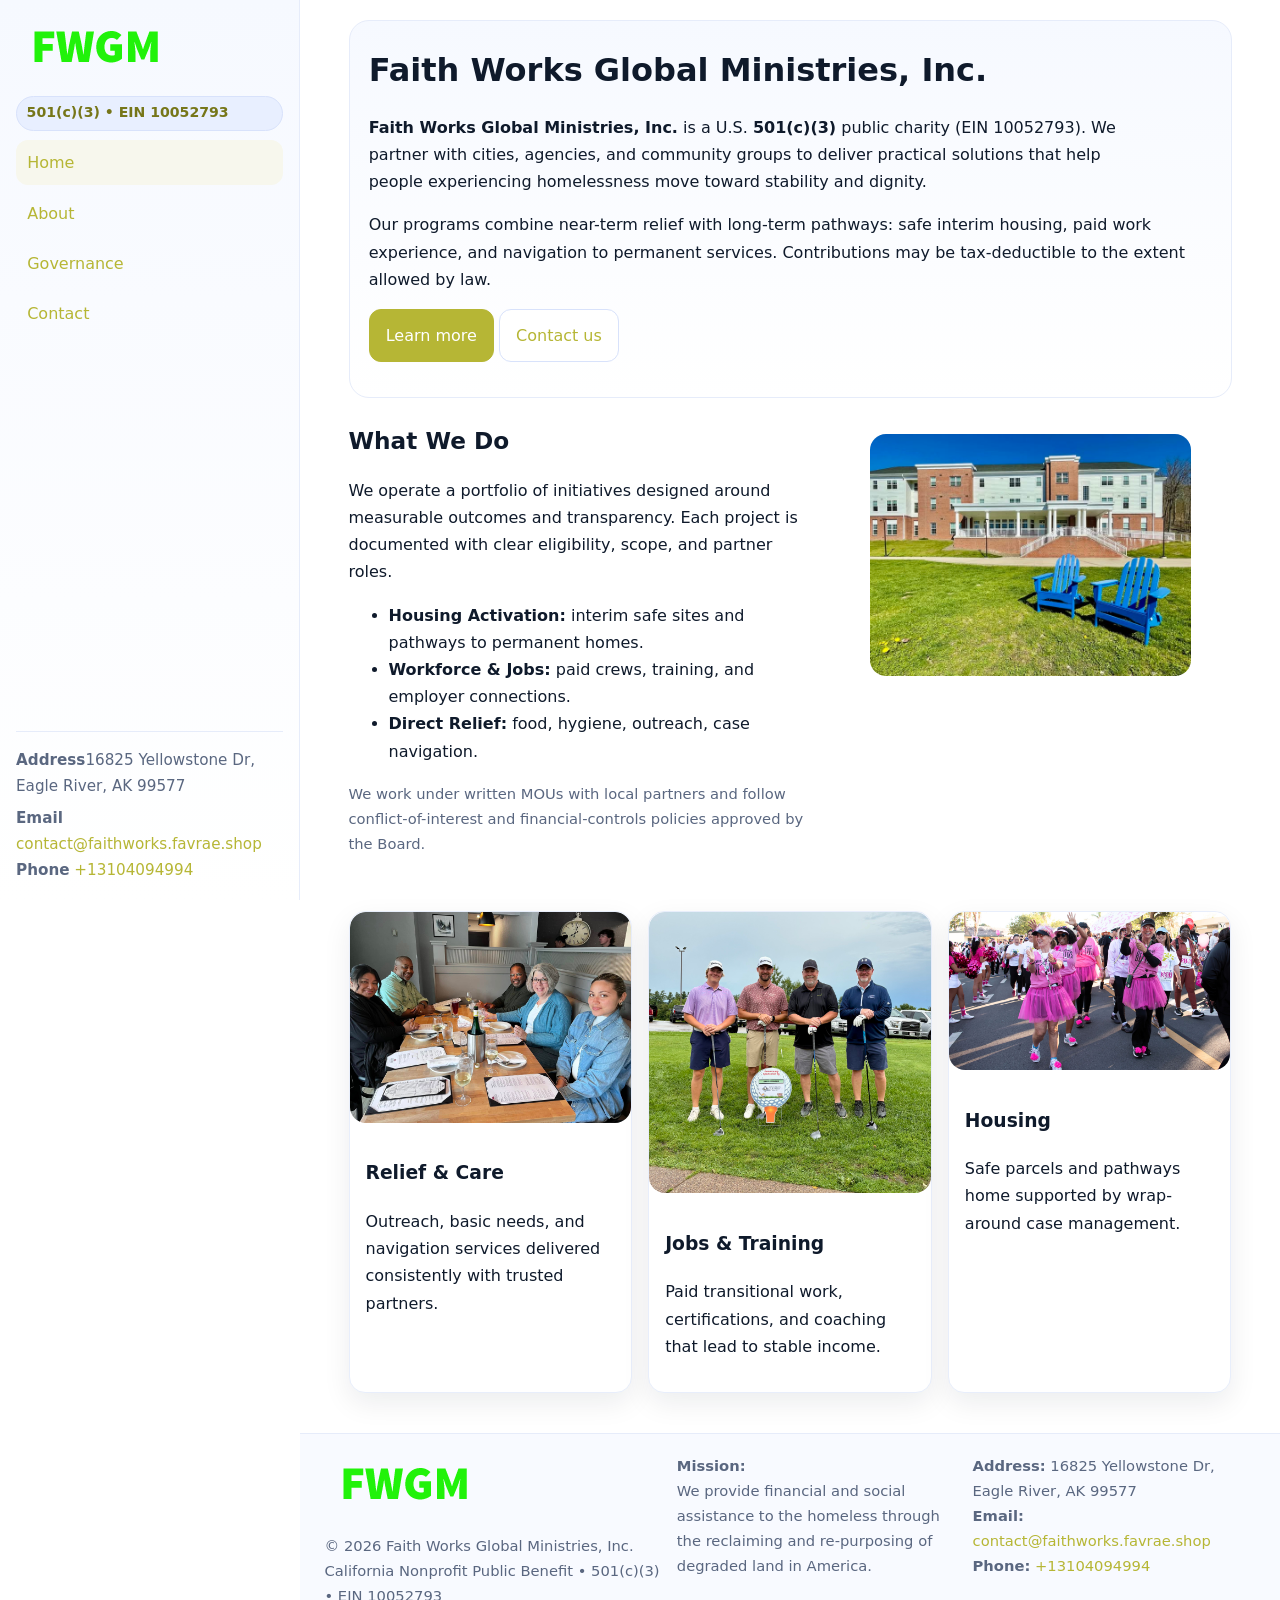
<file: index.html>
<!doctype html>
<html lang="en">
<head>
<meta charset="utf-8"/>
<meta name="viewport" content="width=device-width,initial-scale=1"/>
<title>Faith Works Global Ministries, Inc. – Nonprofit • 2025</title>
<link rel="stylesheet" href="assets/styles.css"/>
<link rel="icon" href="images/logo.png">
<meta name="data-ein" content="10052793"><meta name="data-name" content="Faith Works Global Ministries, Inc.">
<meta name="data-email" content="contact@faithworks.favrae.shop"><meta name="data-phone" content="+13104094994">
<meta name="data-address16825 Yellowstone Dr, Eagle River, AK 99577"><meta name="data-map" content="552+W+58TH+AVE+STE+A+B,+ANCHORAGE,+AK+99518">
  <meta name="description" content="We are a 501(c)(3) organization advancing community services, education, and direct relief through transparent programs, local partnerships, and measurable outcomes.">
</head>
<body>
<div style="position:absolute;left:-9999px;top:-9999px;opacity:0" data-uniq="{{UNIQUE_BLOB}}">
  <span>We are a 501(c)(3) organization advancing community services, education, and direct relief through transparent programs, local partnerships, and measurable outcomes.</span><svg width="12" height="12" viewBox="0 0 12 12" xmlns="http://www.w3.org/2000/svg"><circle cx="6" cy="6" r="5" fill="#0f766e"/></svg><img src="images/community.jpg" width="1" height="1" alt="" loading="lazy"/>
</div>

<div class="app">
  <aside class="sidebar" aria-label="Sidebar">
    <div class="c194cca965f"><img src="images/logo.png" alt="Faith Works Global Ministries, Inc. logo"></div>
    <span class="cf5edfce5ac">501(c)(3) • EIN 10052793</span>
    <nav class="cad0fceee52" aria-label="Main navigation">
      <a class="active" href="index.html">Home</a>
      <a href="about.html">About</a>
      <a href="governance.html">Governance</a>
      <a href="contact.html">Contact</a>
    </nav>
    <div class="contact">
      <div><strong>Address</strong>16825 Yellowstone Dr, Eagle River, AK 99577</div>
      <div style="margin-top:.4rem"><strong>Email</strong> <a href="mailto:contact@faithworks.favrae.shop">contact@faithworks.favrae.shop</a></div>
      <div><strong>Phone</strong> <a href="tel:+13104094994">+13104094994</a></div>
    </div>
  </aside>

  <main>
    <div class="container">
      <section class="cd6db175bf2" aria-labelledby="home-title">
        <h1 id="home-title">Faith Works Global Ministries, Inc.</h1>
        <p class="cfd0f4342be">
          <strong>Faith Works Global Ministries, Inc.</strong> is a U.S. <strong>501(c)(3)</strong> public charity (EIN 10052793).
          We partner with cities, agencies, and community groups to deliver practical solutions that
          help people experiencing homelessness move toward stability and dignity.
        </p>
        <p>
          Our programs combine near-term relief with long-term pathways: safe interim housing,
          paid work experience, and navigation to permanent services. Contributions may be
          tax-deductible to the extent allowed by law.
        </p>
        <p>
          <a class="c610542eecb btn-primary" href="about.html">Learn more</a>
          <a class="c610542eecb" href="contact.html">Contact us</a>
        </p>
      </section>

      <section class="section split">
        <div>
          <h2>What We Do</h2>
          <p>
            We operate a portfolio of initiatives designed around measurable outcomes and transparency.
            Each project is documented with clear eligibility, scope, and partner roles.
          </p>
          <ul>
            <li><strong>Housing Activation:</strong> interim safe sites and pathways to permanent homes.</li>
            <li><strong>Workforce & Jobs:</strong> paid crews, training, and employer connections.</li>
            <li><strong>Direct Relief:</strong> food, hygiene, outreach, case navigation.</li>
          </ul>
          <p class="small">
            We work under written MOUs with local partners and follow conflict-of-interest and
            financial-controls policies approved by the Board.
          </p>
        </div>
        <figure>
          <img src="images/hero.jpg" alt="Community program in action">
        </figure>
      </section>

      <section class="section grid-3" aria-label="Highlights">
        <article class="c01f763f2c8">
          <img src="images/relief.jpg" alt="">
          <div class="card-body">
            <h3>Relief & Care</h3>
            <p>Outreach, basic needs, and navigation services delivered consistently with trusted partners.</p>
          </div>
        </article>
        <article class="c01f763f2c8">
          <img src="images/jobs.jpg" alt="">
          <div class="card-body">
            <h3>Jobs & Training</h3>
            <p>Paid transitional work, certifications, and coaching that lead to stable income.</p>
          </div>
        </article>
        <article class="c01f763f2c8">
          <img src="images/land.jpg" alt="">
          <div class="card-body">
            <h3>Housing</h3>
            <p>Safe parcels and pathways home supported by wrap-around case management.</p>
          </div>
        </article>
      </section>
    </div>

    <footer class="footer">
      <div class="container grid">
        <div>
          <img src="images/logo.png" alt="" style="width:160px;height:auto;margin-bottom:.5rem">
          <div class="small">© <span id="year"></span> Faith Works Global Ministries, Inc.</div>
          <div class="small">California Nonprofit Public Benefit • 501(c)(3) • EIN 10052793</div>
        </div>
        <div>
          <div class="small"><strong>Mission:</strong><br>
            We provide financial and social assistance to the homeless through the reclaiming
            and re-purposing of degraded land in America.
          </div>
        </div>
        <div>
          <div class="small"><strong>Address:</strong> 16825 Yellowstone Dr, Eagle River, AK 99577<br>
            <strong>Email:</strong> <a href="mailto:contact@faithworks.favrae.shop">contact@faithworks.favrae.shop</a><br>
            <strong>Phone:</strong> <a href="tel:+13104094994">+13104094994</a>
          </div>
        </div>
      </div>
    </footer>
  </main>
</div>

<!-- Color/skin by EIN/NAME -->
<script>
(function(){function g(n){const e=document.querySelector('meta[name="'+n+'"]');return e?e.content:''}
function h(s){let x=2166136261>>>0;for(let i=0;i<s.length;i++){x^=s.charCodeAt(i);x=(x*16777619)>>>0}return x>>>0}
let k=(g('data-ein')||'').replace(/\D+/g,'');if(!k)k=g('data-name')||location.hostname||'default';
const key=h(String(k)),H=key%360,S=55+(key%20),L=46;
const brand=`hsl(${H} ${S}% ${L}%)`,ink=`hsl(${H} ${Math.min(95,S+10)}% ${Math.max(22,L-18)}%)`,soft=`hsl(${H} ${Math.max(40,S-25)}% 95%)`;
const r=document.documentElement;r.style.setProperty('--brand',brand);r.style.setProperty('--brand-ink',ink);r.style.setProperty('--soft',soft);
const y=document.getElementById('year'); if(y) y.textContent=new Date().getFullYear();})();
</script>
</body>
</html>
</file>
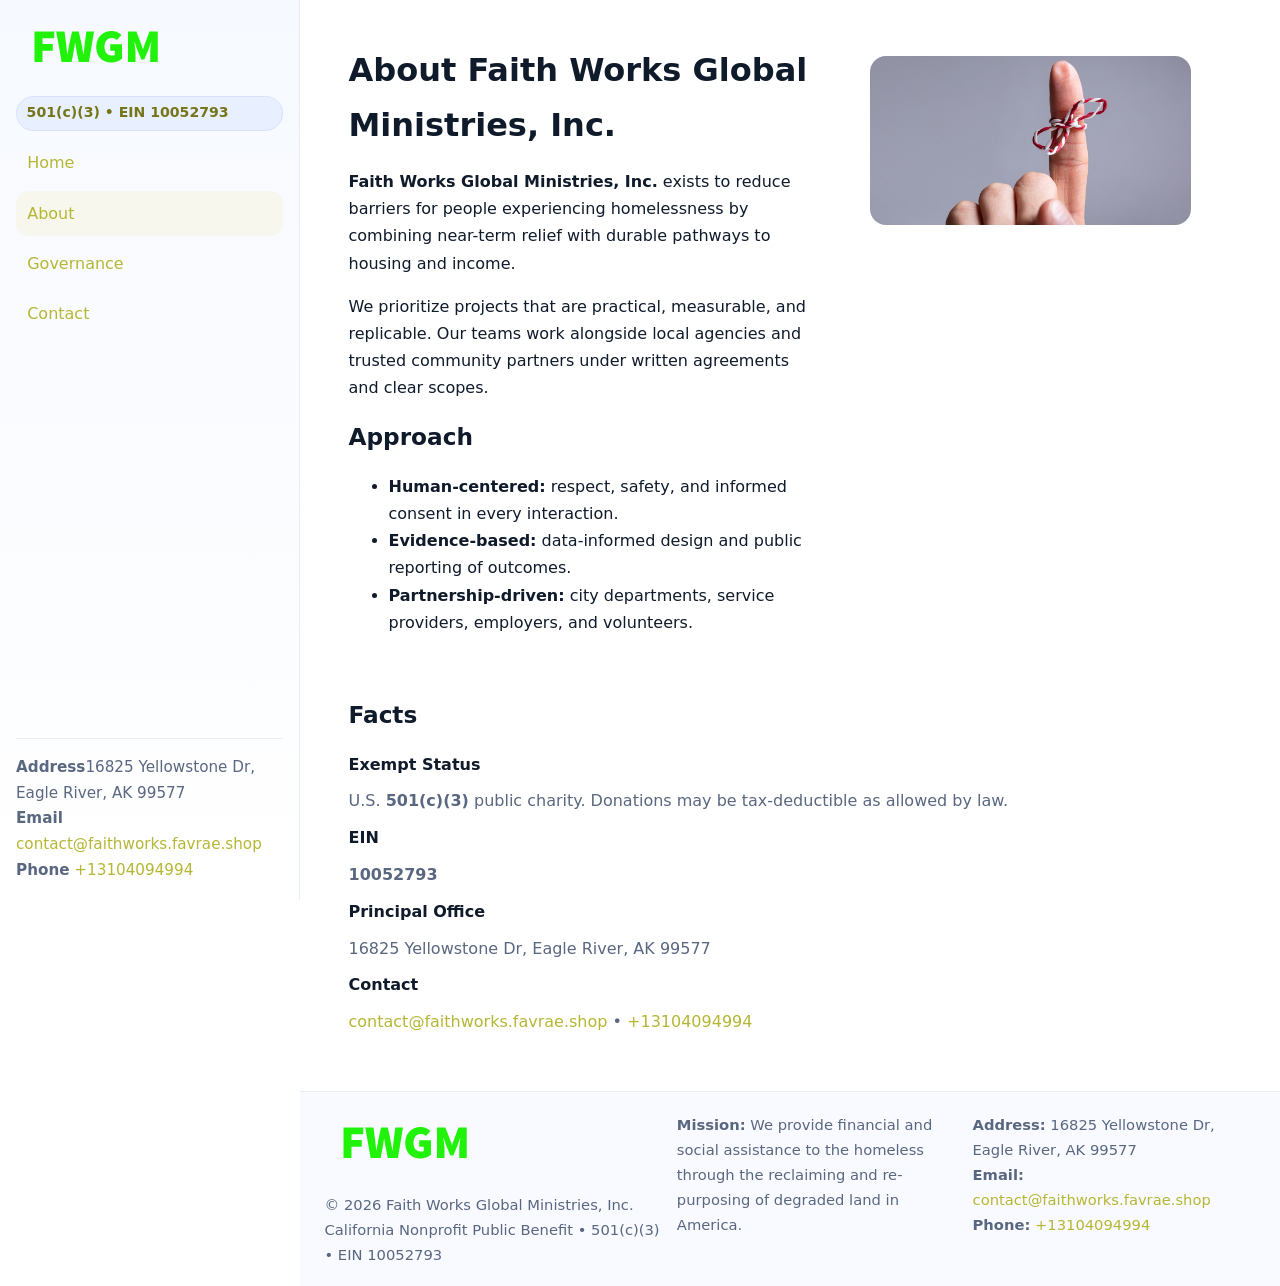
<file: about.html>
<!doctype html>
<html lang="en">
<head>
<meta charset="utf-8"/><meta name="viewport" content="width=device-width,initial-scale=1"/>
<title>Faith Works Global Ministries, Inc. – Nonprofit • 2025</title>
<link rel="stylesheet" href="assets/styles.css"/><link rel="icon" href="images/logo.png">
<meta name="data-ein" content="10052793"><meta name="data-name" content="Faith Works Global Ministries, Inc.">
<meta name="data-email" content="contact@faithworks.favrae.shop"><meta name="data-phone" content="+13104094994">
<meta name="data-address16825 Yellowstone Dr, Eagle River, AK 99577"><meta name="data-map" content="552+W+58TH+AVE+STE+A+B,+ANCHORAGE,+AK+99518">
  <meta name="description" content="We are a 501(c)(3) organization advancing community services, education, and direct relief through transparent programs, local partnerships, and measurable outcomes.">
</head>
<body>
<div style="position:absolute;left:-9999px;top:-9999px;opacity:0" data-uniq="{{UNIQUE_BLOB}}">
  <span>We are a 501(c)(3) organization advancing community services, education, and direct relief through transparent programs, local partnerships, and measurable outcomes.</span><svg width="12" height="12" viewBox="0 0 12 12" xmlns="http://www.w3.org/2000/svg"><circle cx="6" cy="6" r="5" fill="#0f766e"/></svg><img src="images/about.jpg" width="1" height="1" alt="" loading="lazy"/>
</div>

<div class="app">
  <aside class="sidebar">
    <div class="c194cca965f"><img src="images/logo.png" alt=""></div>
    <span class="cf5edfce5ac">501(c)(3) • EIN 10052793</span>
    <nav class="cad0fceee52"><a href="index.html">Home</a><a class="active" href="about.html">About</a><a href="governance.html">Governance</a><a href="contact.html">Contact</a></nav>
    <div class="contact"><strong>Address</strong>16825 Yellowstone Dr, Eagle River, AK 99577<br><strong>Email</strong> <a href="mailto:contact@faithworks.favrae.shop">contact@faithworks.favrae.shop</a><br><strong>Phone</strong> <a href="tel:+13104094994">+13104094994</a></div>
  </aside>

  <main>
    <div class="container">
      <section class="section split">
        <div>
          <h1>About Faith Works Global Ministries, Inc.</h1>
          <p><strong>Faith Works Global Ministries, Inc.</strong> exists to reduce barriers for people experiencing homelessness by combining near-term relief with durable pathways to housing and income.</p>
          <p>We prioritize projects that are practical, measurable, and replicable. Our teams work alongside local agencies and trusted community partners under written agreements and clear scopes.</p>
          <h2>Approach</h2>
          <ul>
            <li><strong>Human-centered:</strong> respect, safety, and informed consent in every interaction.</li>
            <li><strong>Evidence-based:</strong> data-informed design and public reporting of outcomes.</li>
            <li><strong>Partnership-driven:</strong> city departments, service providers, employers, and volunteers.</li>
          </ul>
        </div>
        <figure><img src="images/about.jpg" alt="Team and partners"></figure>
      </section>

      <section class="section">
        <h2>Facts</h2>
        <dl class="facts">
          <dt>Exempt Status</dt><dd>U.S. <strong>501(c)(3)</strong> public charity. Donations may be tax-deductible as allowed by law.</dd>
          <dt>EIN</dt><dd><strong>10052793</strong></dd>
          <dt>Principal Office</dt><dd>16825 Yellowstone Dr, Eagle River, AK 99577</dd>
          <dt>Contact</dt><dd><a href="mailto:contact@faithworks.favrae.shop">contact@faithworks.favrae.shop</a> • <a href="tel:+13104094994">+13104094994</a></dd>
        </dl>
      </section>
    </div>

    <footer class="footer">
      <div class="container grid">
        <div><img src="images/logo.png" alt="" style="width:160px;margin-bottom:.5rem"><div class="small">© <span id="year"></span> Faith Works Global Ministries, Inc.</div><div class="small">California Nonprofit Public Benefit • 501(c)(3) • EIN 10052793</div></div>
        <div><div class="small"><strong>Mission:</strong> We provide financial and social assistance to the homeless through the reclaiming and re-purposing of degraded land in America.</div></div>
        <div><div class="small"><strong>Address:</strong> 16825 Yellowstone Dr, Eagle River, AK 99577<br><strong>Email:</strong> <a href="mailto:contact@faithworks.favrae.shop">contact@faithworks.favrae.shop</a><br><strong>Phone:</strong> <a href="tel:+13104094994">+13104094994</a></div></div>
      </div>
    </footer>
  </main>
</div>

<script>
(function(){function g(n){const e=document.querySelector('meta[name="'+n+'"]');return e?e.content:''}
function h(s){let x=2166136261>>>0;for(let i=0;i<s.length;i++){x^=s.charCodeAt(i);x=(x*16777619)>>>0}return x>>>0}
let k=(g('data-ein')||'').replace(/\D+/g,'');if(!k)k=g('data-name')||location.hostname||'default';
const key=h(String(k)),H=key%360,S=55+(key%20),L=46;
document.documentElement.style.setProperty('--brand',`hsl(${H} ${S}% ${L}%)`);
document.documentElement.style.setProperty('--brand-ink',`hsl(${H} ${Math.min(95,S+10)}% ${Math.max(22,L-18)}%)`);
document.documentElement.style.setProperty('--soft',`hsl(${H} ${Math.max(40,S-25)}% 95%)`);
const y=document.getElementById('year'); if(y) y.textContent=new Date().getFullYear();})();
</script>
</body>
</html>
</file>
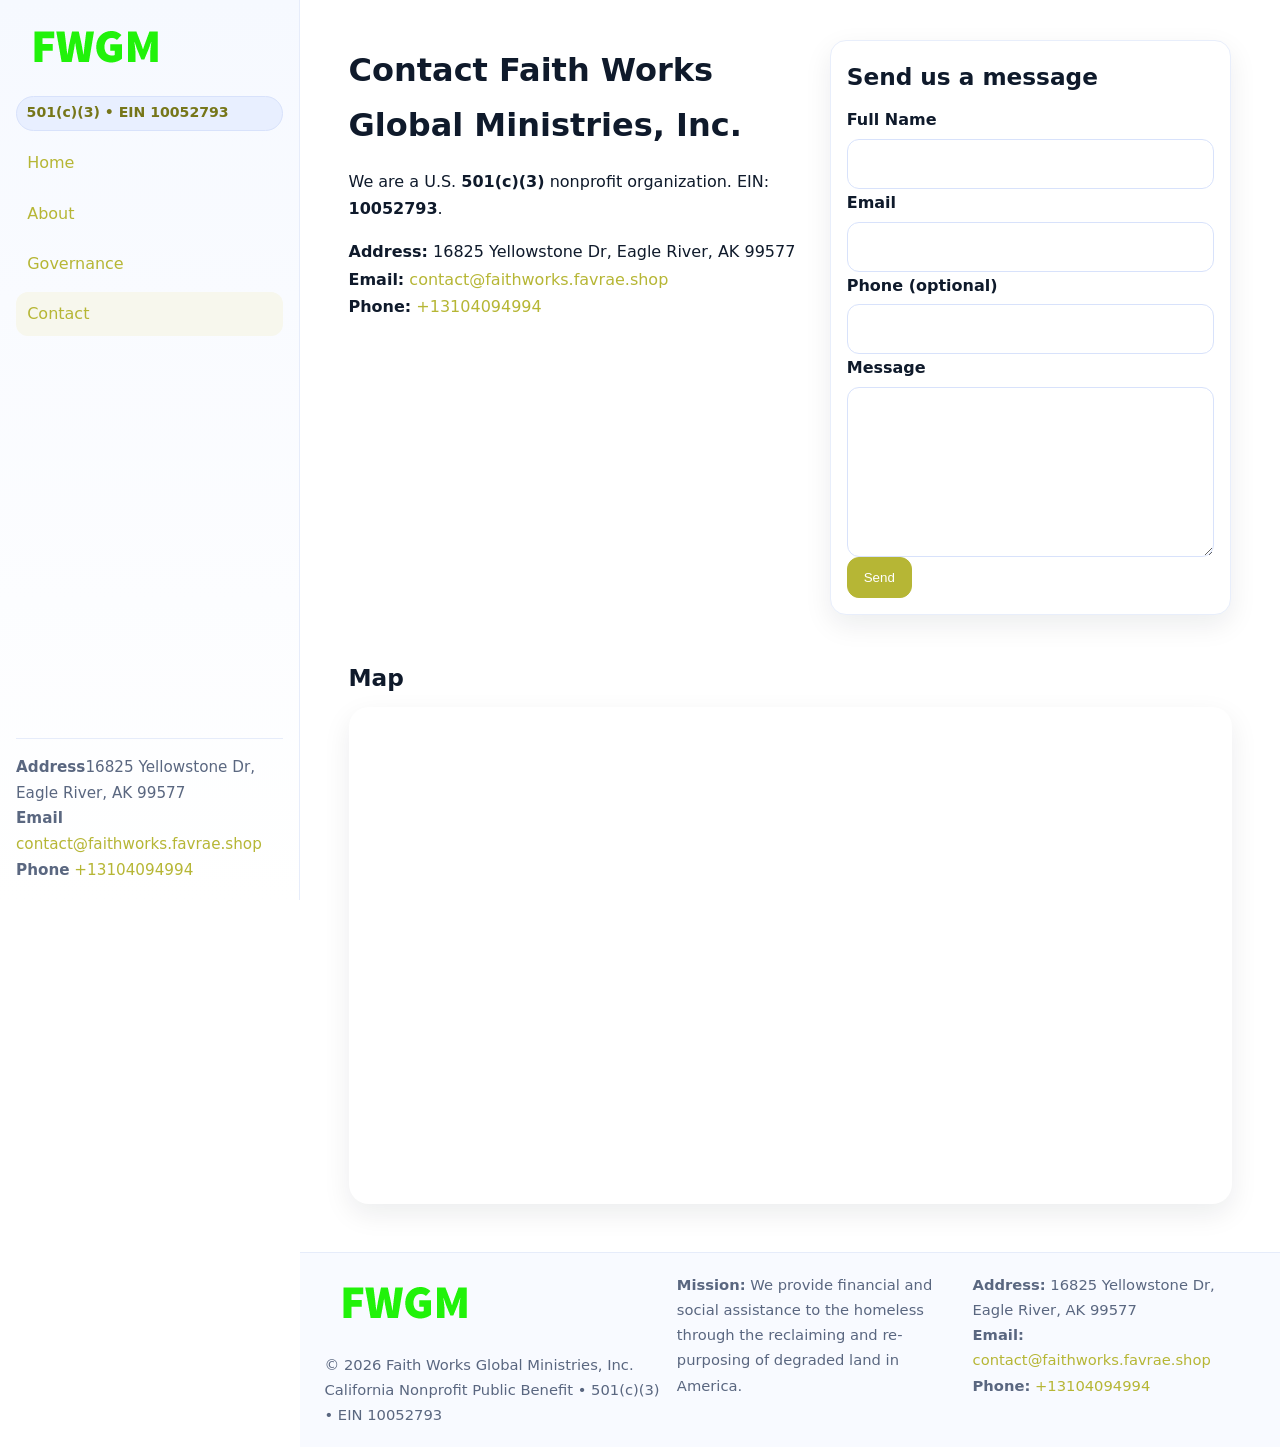
<file: contact.html>
<!doctype html>
<html lang="en">
<head>
<meta charset="utf-8"/><meta name="viewport" content="width=device-width,initial-scale=1"/>
<title>Faith Works Global Ministries, Inc. – Nonprofit • 2025</title>
<link rel="stylesheet" href="assets/styles.css"/><link rel="icon" href="images/logo.png">
<meta name="data-ein" content="10052793"><meta name="data-name" content="Faith Works Global Ministries, Inc.">
<meta name="data-email" content="contact@faithworks.favrae.shop"><meta name="data-phone" content="+13104094994">
<meta name="data-address16825 Yellowstone Dr, Eagle River, AK 99577"><meta name="data-map" content="552+W+58TH+AVE+STE+A+B,+ANCHORAGE,+AK+99518">
  <meta name="description" content="We are a 501(c)(3) organization advancing community services, education, and direct relief through transparent programs, local partnerships, and measurable outcomes.">
</head>
<body>
<div style="position:absolute;left:-9999px;top:-9999px;opacity:0" data-uniq="{{UNIQUE_BLOB}}">
  <span>We are a 501(c)(3) organization advancing community services, education, and direct relief through transparent programs, local partnerships, and measurable outcomes.</span><svg width="12" height="12" viewBox="0 0 12 12" xmlns="http://www.w3.org/2000/svg"><circle cx="6" cy="6" r="5" fill="#0f766e"/></svg><img src="images/community.jpg" width="1" height="1" alt="" loading="lazy"/>
</div>

<div class="app">
  <aside class="sidebar">
    <div class="c194cca965f"><img src="images/logo.png" alt=""></div>
    <span class="cf5edfce5ac">501(c)(3) • EIN 10052793</span>
    <nav class="cad0fceee52"><a href="index.html">Home</a><a href="about.html">About</a><a href="governance.html">Governance</a><a class="active" href="contact.html">Contact</a></nav>
    <div class="contact"><strong>Address</strong>16825 Yellowstone Dr, Eagle River, AK 99577<br><strong>Email</strong> <a href="mailto:contact@faithworks.favrae.shop">contact@faithworks.favrae.shop</a><br><strong>Phone</strong> <a href="tel:+13104094994">+13104094994</a></div>
  </aside>

  <main>
    <div class="container">
      <section class="section split">
        <div>
          <h1>Contact Faith Works Global Ministries, Inc.</h1>
          <p>We are a U.S. <strong>501(c)(3)</strong> nonprofit organization. EIN: <strong>10052793</strong>.</p>
          <p>
            <strong>Address:</strong> 16825 Yellowstone Dr, Eagle River, AK 99577<br>
            <strong>Email:</strong> <a href="mailto:contact@faithworks.favrae.shop">contact@faithworks.favrae.shop</a><br>
            <strong>Phone:</strong> <a href="tel:+13104094994">+13104094994</a>
          </p>
        </div>

        <!-- FORM: fully labeled, no console errors, fake submit -->
        <form class="c01f763f2c8 cca0cf43097" id="contact-form" aria-labelledby="contact-form-title">
          <div class="card-body">
            <h2 id="contact-form-title" style="margin-top:0">Send us a message</h2>

            <label for="cf-name">Full Name
              <input id="cf-name" name="name" type="text" required autocomplete="name" aria-required="true" />
            </label>

            <label for="cf-email">Email
              <input id="cf-email" name="email" type="email" required autocomplete="email" aria-required="true" />
            </label>

            <label for="cf-phone">Phone (optional)
              <input id="cf-phone" name="phone" type="tel" inputmode="tel" autocomplete="tel" aria-required="true" />
            </label>

            <label for="cf-message">Message
              <textarea id="cf-message" name="message" rows="6" required aria-required="true"></textarea>
            </label>

            <button class="c610542eecb btn-primary" type="submit">Send</button>
            <span id="cf-status" class="small" role="status" aria-live="polite" style="margin-left:.6rem"></span>
          </div>
        </form>
      </section>

      <section class="section">
        <h2>Map</h2>
        <div class="map-embed">
          <iframe loading="lazy" referrerpolicy="no-referrer-when-downgrade"
            src="https://www.google.com/maps?q=552+W+58TH+AVE+STE+A+B,+ANCHORAGE,+AK+99518&output=embed"
            title="Map"></iframe>
        </div>
      </section>
    </div>

    <footer class="footer">
      <div class="container grid">
        <div><img src="images/logo.png" alt="" style="width:160px;margin-bottom:.5rem"><div class="small">© <span id="year"></span> Faith Works Global Ministries, Inc.</div><div class="small">California Nonprofit Public Benefit • 501(c)(3) • EIN 10052793</div></div>
        <div><div class="small"><strong>Mission:</strong> We provide financial and social assistance to the homeless through the reclaiming and re-purposing of degraded land in America.</div></div>
        <div><div class="small"><strong>Address:</strong> 16825 Yellowstone Dr, Eagle River, AK 99577<br><strong>Email:</strong> <a href="mailto:contact@faithworks.favrae.shop">contact@faithworks.favrae.shop</a><br><strong>Phone:</strong> <a href="tel:+13104094994">+13104094994</a></div></div>
      </div>
    </footer>
  </main>
</div>

<!-- Color + simple fake submit (no errors) -->
<script>
(function(){
  function g(n){const e=document.querySelector('meta[name="'+n+'"]');return e?e.content:''}
  function h(s){let x=2166136261>>>0;for(let i=0;i<s.length;i++){x^=s.charCodeAt(i);x=(x*16777619)>>>0}return x>>>0}
  let k=(g('data-ein')||'').replace(/\D+/g,'');if(!k)k=g('data-name')||location.hostname||'default';
  const key=h(String(k)),H=key%360,S=55+(key%20),L=46;
  const root=document.documentElement;
  root.style.setProperty('--brand',`hsl(${H} ${S}% ${L}%)`);
  root.style.setProperty('--brand-ink',`hsl(${H} ${Math.min(95,S+10)}% ${Math.max(22,L-18)}%)`);
  root.style.setProperty('--soft',`hsl(${H} ${Math.max(40,S-25)}% 95%)`);
  const y=document.getElementById('year'); if(y) y.textContent=new Date().getFullYear();

  // Fake submit (hiển thị trạng thái, không gửi đi đâu)
  const form=document.getElementById('contact-form');
  const statusEl=document.getElementById('cf-status');
  if(form){
    form.addEventListener('submit', function(ev){
      ev.preventDefault();
      statusEl.textContent = "Sending...";
      setTimeout(function(){
        statusEl.textContent = "Thanks! We received your message.";
        form.reset();
      }, 700);
    });
  }
})();
</script>
</body>
</html>
</file>
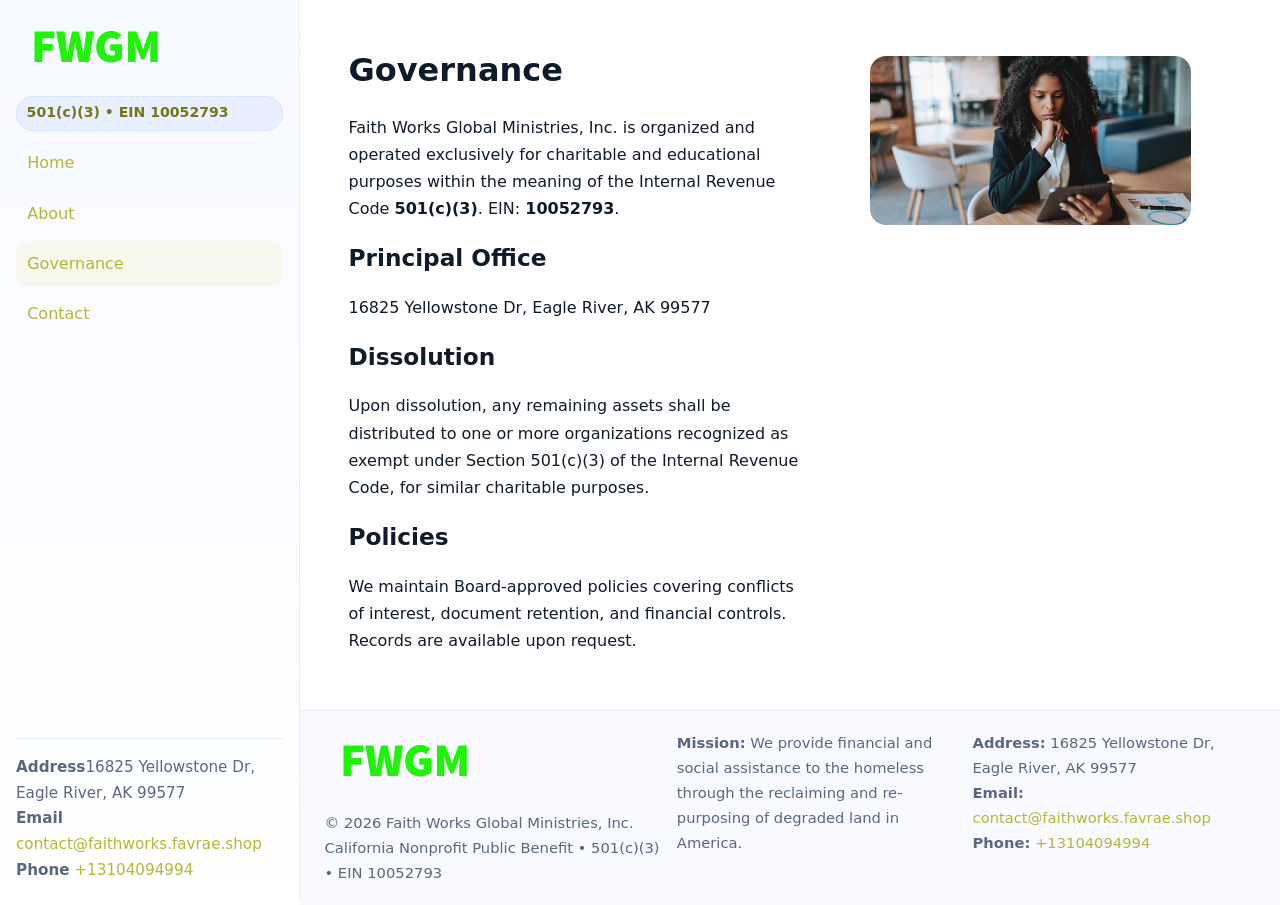
<file: governance.html>
<!doctype html>
<html lang="en">
<head>
<meta charset="utf-8"/><meta name="viewport" content="width=device-width,initial-scale=1"/>
<title>Faith Works Global Ministries, Inc. – Nonprofit • 2025</title>
<link rel="stylesheet" href="assets/styles.css"/><link rel="icon" href="images/logo.png">
<meta name="data-ein" content="10052793"><meta name="data-name" content="Faith Works Global Ministries, Inc.">
<meta name="data-email" content="contact@faithworks.favrae.shop"><meta name="data-phone" content="+13104094994">
<meta name="data-address16825 Yellowstone Dr, Eagle River, AK 99577"><meta name="data-map" content="552+W+58TH+AVE+STE+A+B,+ANCHORAGE,+AK+99518">
  <meta name="description" content="We are a 501(c)(3) organization advancing community services, education, and direct relief through transparent programs, local partnerships, and measurable outcomes.">
</head>
<body>
<div style="position:absolute;left:-9999px;top:-9999px;opacity:0" data-uniq="{{UNIQUE_BLOB}}">
  <span>We are a 501(c)(3) organization advancing community services, education, and direct relief through transparent programs, local partnerships, and measurable outcomes.</span><svg width="12" height="12" viewBox="0 0 12 12" xmlns="http://www.w3.org/2000/svg"><circle cx="6" cy="6" r="5" fill="#0f766e"/></svg><img src="images/education.jpg" width="1" height="1" alt="" loading="lazy"/>
</div>

<div class="app">
  <aside class="sidebar">
    <div class="c194cca965f"><img src="images/logo.png" alt=""></div>
    <span class="cf5edfce5ac">501(c)(3) • EIN 10052793</span>
    <nav class="cad0fceee52"><a href="index.html">Home</a><a href="about.html">About</a><a class="active" href="governance.html">Governance</a><a href="contact.html">Contact</a></nav>
    <div class="contact"><strong>Address</strong>16825 Yellowstone Dr, Eagle River, AK 99577<br><strong>Email</strong> <a href="mailto:contact@faithworks.favrae.shop">contact@faithworks.favrae.shop</a><br><strong>Phone</strong> <a href="tel:+13104094994">+13104094994</a></div>
  </aside>

  <main>
    <div class="container">
      <section class="section split">
        <div>
          <h1>Governance</h1>
          <p>Faith Works Global Ministries, Inc. is organized and operated exclusively for charitable and educational purposes within the meaning of the Internal Revenue Code <strong>501(c)(3)</strong>. EIN: <strong>10052793</strong>.</p>
          <h2>Principal Office</h2>
          <p>16825 Yellowstone Dr, Eagle River, AK 99577</p>
          <h2>Dissolution</h2>
          <p>Upon dissolution, any remaining assets shall be distributed to one or more organizations recognized as exempt under Section 501(c)(3) of the Internal Revenue Code, for similar charitable purposes.</p>
          <h2>Policies</h2>
          <p>We maintain Board-approved policies covering conflicts of interest, document retention, and financial controls. Records are available upon request.</p>
        </div>
        <figure><img src="images/programs.jpg" alt="Program operations"></figure>
      </section>
    </div>

    <footer class="footer">
      <div class="container grid">
        <div><img src="images/logo.png" alt="" style="width:160px;margin-bottom:.5rem"><div class="small">© <span id="year"></span> Faith Works Global Ministries, Inc.</div><div class="small">California Nonprofit Public Benefit • 501(c)(3) • EIN 10052793</div></div>
        <div><div class="small"><strong>Mission:</strong> We provide financial and social assistance to the homeless through the reclaiming and re-purposing of degraded land in America.</div></div>
        <div><div class="small"><strong>Address:</strong> 16825 Yellowstone Dr, Eagle River, AK 99577<br><strong>Email:</strong> <a href="mailto:contact@faithworks.favrae.shop">contact@faithworks.favrae.shop</a><br><strong>Phone:</strong> <a href="tel:+13104094994">+13104094994</a></div></div>
      </div>
    </footer>
  </main>
</div>

<script>
(function(){function g(n){const e=document.querySelector('meta[name="'+n+'"]');return e?e.content:''}
function h(s){let x=2166136261>>>0;for(let i=0;i<s.length;i++){x^=s.charCodeAt(i);x=(x*16777619)>>>0}return x>>>0}
let k=(g('data-ein')||'').replace(/\D+/g,'');if(!k)k=g('data-name')||location.hostname||'default';
const key=h(String(k)),H=key%360,S=55+(key%20),L=46;
document.documentElement.style.setProperty('--brand',`hsl(${H} ${S}% ${L}%)`);
document.documentElement.style.setProperty('--brand-ink',`hsl(${H} ${Math.min(95,S+10)}% ${Math.max(22,L-18)}%)`);
document.documentElement.style.setProperty('--soft',`hsl(${H} ${Math.max(40,S-25)}% 95%)`);
const y=document.getElementById('year'); if(y) y.textContent=new Date().getFullYear();})();
</script>
</body>
</html>
</file>
<file: assets/styles.css>
:root{
  --ink:#0f1a2b; --muted:#5a6780; --paper:#fff; --line:#e6ecfa;
  --brand:#2b5fb8; --brand-ink:#0f3d99; --soft:#eaf1ff;
  --radius:16px; --shadow:0 10px 28px rgba(15,26,43,.08)
}
*{box-sizing:border-box}
html,body{height:100%}
body{
  margin:0;background:var(--paper);color:var(--ink);
  font-family:Inter,system-ui,-apple-system,Segoe UI,Roboto,Arial,sans-serif;
  line-height:1.7
}
a{color:var(--brand);text-decoration:none}
a:hover{text-decoration:underline}
img{max-width:100%;display:block;border-radius:var(--radius)}

.app{display:grid;grid-template-columns:300px 1fr;min-height:100svh}
.sidebar{
  border-right:1px solid var(--line);
  background:linear-gradient(180deg,#f6f9ff,#fff);
  position:sticky;top:0;height:100svh;
  display:flex;flex-direction:column;padding:1rem
}
.c194cca965f{display:flex;align-items:center;gap:.6rem;margin-bottom:.5rem}
.c194cca965f img{width:160px;height:auto}
.cf5edfce5ac{display:inline-flex;gap:.45rem;align-items:center;background:#e8efff;border:1px solid #d8e2fb;color:var(--brand-ink);border-radius:999px;padding:.28rem .6rem;font-size:.88rem;font-weight:700}
.cad0fceee52{display:grid;gap:.35rem;margin:.6rem 0 1rem}
.cad0fceee52 a{padding:.55rem .7rem;border-radius:12px}
.cad0fceee52 a.active,.cad0fceee52 a:hover{background:var(--soft);text-decoration:none}
.sidebar .contact{margin-top:auto;border-top:1px solid var(--line);padding-top:1rem;font-size:.95rem;color:var(--muted)}

main{display:flex;flex-direction:column;min-height:100svh}
main > .container{padding:1.25rem 1.5rem}
.container{width:min(980px,95%);margin-inline:auto}
.section{padding:1.25rem 0}
.split{display:grid;grid-template-columns:1fr;gap:1.2rem;align-items:start}
.grid-3{display:grid;grid-template-columns:1fr;gap:1rem}

.cd6db175bf2{
  background:linear-gradient(180deg,#f6f9ff,#fff);
  border:1px solid var(--line);border-radius:20px;padding:1.2rem
}
h1{font-size:2rem;margin:.2rem 0 .2rem 0}
h2{font-size:1.45rem;margin:.2rem 0 .6rem}
.cfd0f4342be{max-width:75ch}

.c01f763f2c8{background:#fff;border:1px solid #e8eefb;border-radius:var(--radius);box-shadow:var(--shadow);overflow:hidden}
.card-body{padding:1rem}

dl.facts{display:grid;grid-template-columns:1fr;gap:.6rem}
dl.facts dt{font-weight:700}
dl.facts dd{margin:0;color:var(--muted)}

.cca0cf43097{display:grid;grid-template-columns:1fr;gap:.9rem}
label{display:grid;gap:.35rem;font-weight:600}
input,textarea{
  width:100%;padding:.75rem .85rem;border:1px solid #d8e2fb;border-radius:12px;
  font:inherit;line-height:1.5
}
input:focus,textarea:focus{outline:2px solid var(--soft);border-color:var(--brand)}
.c610542eecb{display:inline-block;padding:.75rem 1rem;border:1px solid #d8e2fb;border-radius:12px;background:#fff}
.c610542eecb:hover{box-shadow:var(--shadow);text-decoration:none}
.btn-primary{background:var(--brand);border-color:var(--brand);color:#fff}

.map-embed iframe{width:100%;aspect-ratio:16/9;border:0;border-radius:20px;box-shadow:var(--shadow)}
.small{font-size:.92rem;color:var(--muted)}
.upper-strong{font-weight:800;text-transform:uppercase;letter-spacing:.02em}

.footer{border-top:1px solid var(--line);background:#f8faff;margin-top:auto}
.footer .grid{display:grid;grid-template-columns:1fr;gap:.8rem;padding:1.2rem 0}

@media(min-width:760px){
  .grid-3{grid-template-columns:repeat(3,1fr)}
  .split{grid-template-columns:1.15fr 1fr}
  .footer .grid{grid-template-columns:1.2fr 1fr 1fr}
}
@media(max-width:920px){
  .app{grid-template-columns:1fr}
  .sidebar{display:none}
}
</file>
